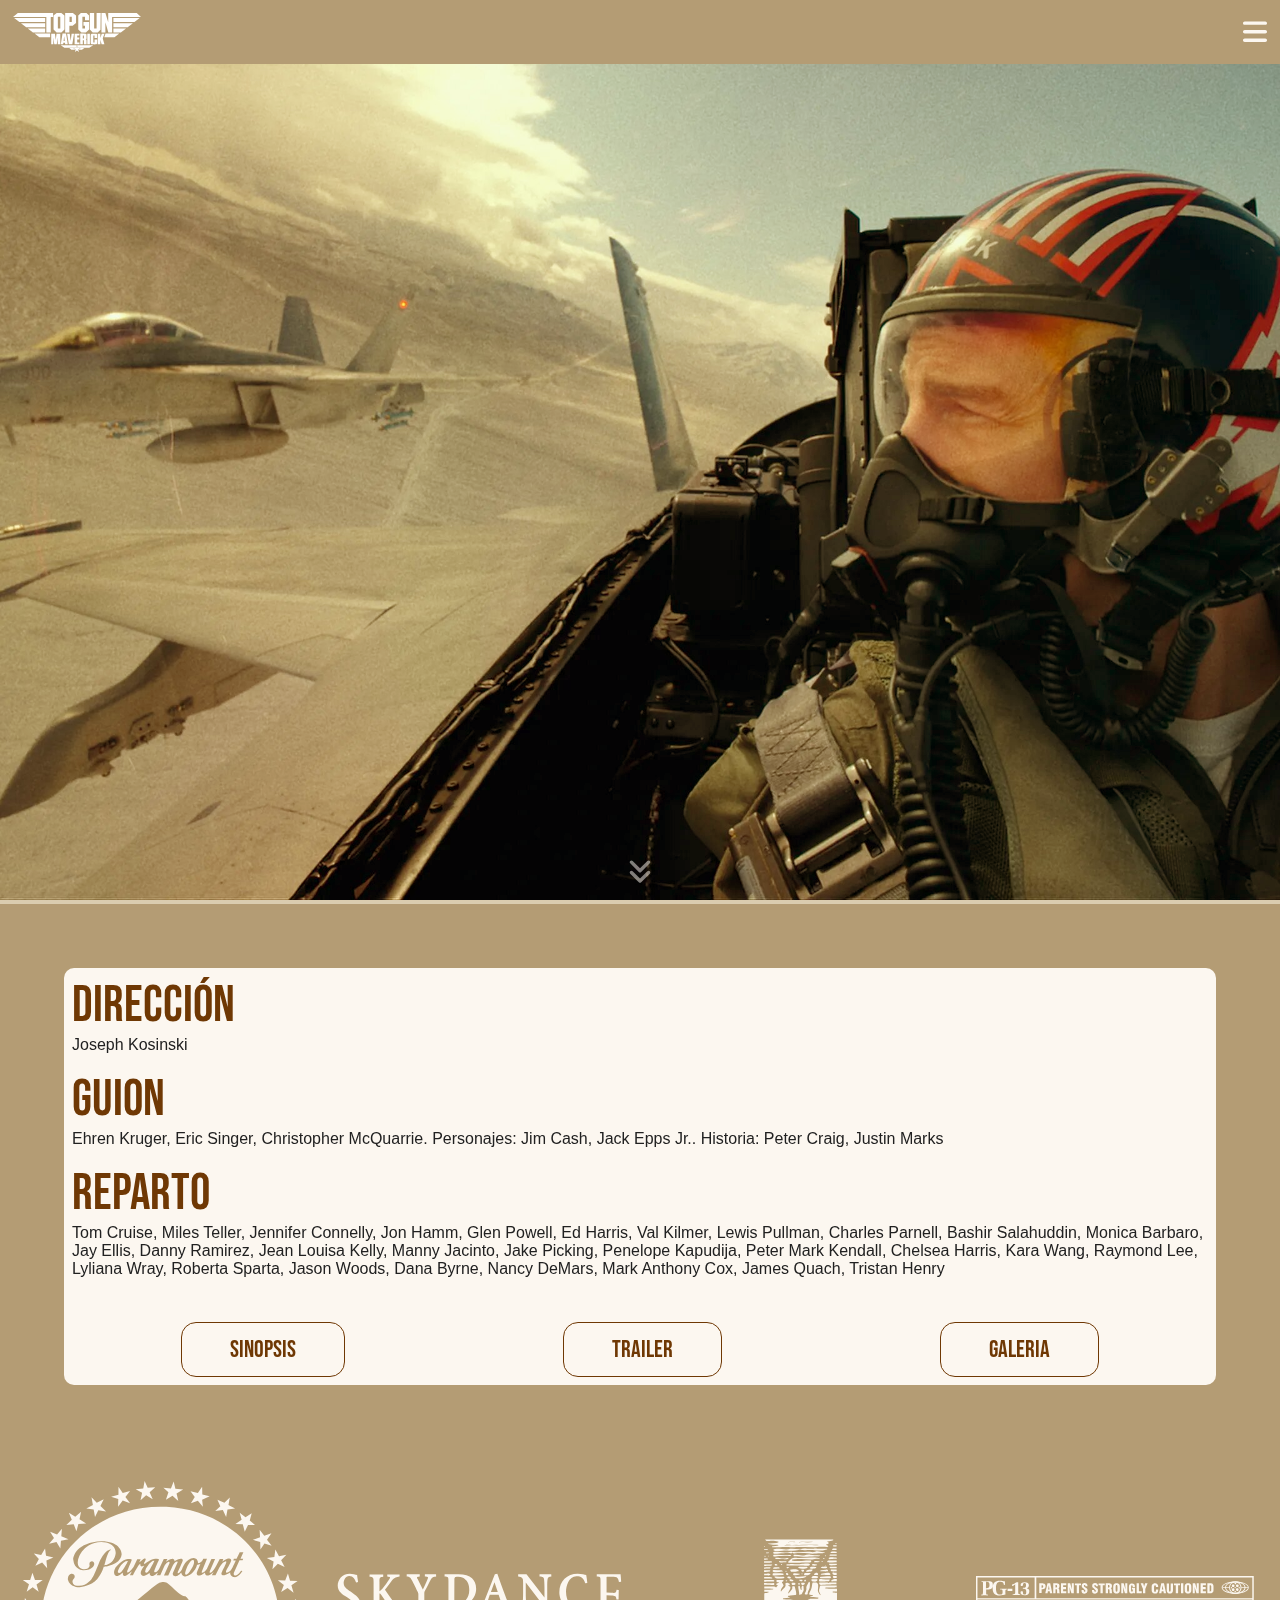
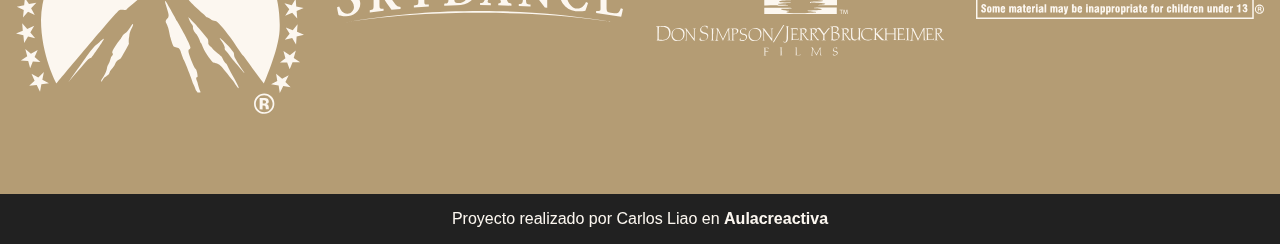
<file: index.html>
<!DOCTYPE html>
<html lang="en">
<head>
    <meta charset="UTF-8">
    <meta http-equiv="X-UA-Compatible" content="IE=edge">
    <meta name="viewport" content="width=device-width, initial-scale=1.0">
    <title>Top Gun: Maverick</title>
    <meta property="og:title" content="Top Gun: Maverick" />
    <meta property="og:type" content="website" />
    <meta property="og:description" 
            content="Después de más de treinta años de servicio como uno de los mejores aviadores de la Armada, Pete 'Mavericks' Mitchel (Tom Cruise) se encuentra donde siempre quiso estar." />
    <meta property="og:url" content="https://carloslt5.github.io/top-gun/" />
    <meta property="og:image" content="img/preview.jpg" />
    <link rel="shortcut icon" href="img/icon/plane-airplane-svgrepo-com.ico" type="image/x-icon">
    <link rel="stylesheet" href="css/style.css">
    <link rel="preconnect" href="https://fonts.googleapis.com">
    <link rel="preconnect" href="https://fonts.gstatic.com" crossorigin>
    <link href="https://fonts.googleapis.com/css2?family=Bebas+Neue&display=swap" rel="stylesheet">
    <script src="https://ajax.googleapis.com/ajax/libs/jquery/3.6.3/jquery.min.js"></script>
</head>
<body>
    <div class="nav_menu">
        <div class="logo">
            <a href="index.html"><img src="img/logo.svg" alt="logo"></a>
        </div>
        <a class="btn-menu" href="#">
            <svg id="open-btn" xmlns="http://www.w3.org/2000/svg" viewBox="0 0 448 512">
                <path
                    d="M0 96C0 78.3 14.3 64 32 64H416c17.7 0 32 14.3 32 32s-14.3 32-32 32H32C14.3 128 0 113.7 0 96zM0 256c0-17.7 14.3-32 32-32H416c17.7 0 32 14.3 32 32s-14.3 32-32 32H32c-17.7 0-32-14.3-32-32zM448 416c0 17.7-14.3 32-32 32H32c-17.7 0-32-14.3-32-32s14.3-32 32-32H416c17.7 0 32 14.3 32 32z" />
            </svg>
        </a>
    </div>
    <div class="menu">
        <a class="btn-menu" href="#">
            <svg id="close-btn" xmlns="http://www.w3.org/2000/svg" viewBox="0 0 320 512">
                <path
                    d="M310.6 150.6c12.5-12.5 12.5-32.8 0-45.3s-32.8-12.5-45.3 0L160 210.7 54.6 105.4c-12.5-12.5-32.8-12.5-45.3 0s-12.5 32.8 0 45.3L114.7 256 9.4 361.4c-12.5 12.5-12.5 32.8 0 45.3s32.8 12.5 45.3 0L160 301.3 265.4 406.6c12.5 12.5 32.8 12.5 45.3 0s12.5-32.8 0-45.3L205.3 256 310.6 150.6z" />
            </svg>
        </a>
        <nav class="nav">
            <ul class="nav_ul">
                <li class="nav_li"><a href="index.html">HOME</a></li>
                <li class="nav_li"><a href="sinopsis.html">SINOPSIS</a></li>
                <li class="nav_li"><a href="trailer.html">TRAILER</a></li>
                <li class="nav_li"><a href="galeria.html">GALERIA</a></li>
                <li class="nav_li wrap_rrss">
                    <a href="https://www.facebook.com/paramountpicturesspain" target="_blank"><img class="rrss"
                            src="img/icon/logo_facebook.svg" alt=""></a>
                    <a href="https://www.instagram.com/paramount_spain/" target="_blank"><img class="rrss"
                            src="img/icon/logo_ig.svg" alt=""></a>
                    <a href="https://twitter.com/paramount_spain" target="_blank"><img class="rrss"
                            src="img/icon/logo_twitter.svg" alt=""></a>
                    <a href="https://www.youtube.com/ParamountPicturesES" target="_blank"><img class="rrss"
                            src="img/icon/logo_youtube.svg" alt=""></a>
                </li>
            </ul>
        </nav>
    </div>
    <div class="header">
        <div class="header_overlay"></div>
        <div class="header_logo">
            <img src="img/logo.svg" alt="">
        </div>
        <a href="#description" class="arrow">
            <svg xmlns="http://www.w3.org/2000/svg" viewBox="0 0 448 512">
                <path
                    d="M246.6 470.6c-12.5 12.5-32.8 12.5-45.3 0l-160-160c-12.5-12.5-12.5-32.8 0-45.3s32.8-12.5 45.3 0L224 402.7 361.4 265.4c12.5-12.5 32.8-12.5 45.3 0s12.5 32.8 0 45.3l-160 160zm160-352l-160 160c-12.5 12.5-32.8 12.5-45.3 0l-160-160c-12.5-12.5-12.5-32.8 0-45.3s32.8-12.5 45.3 0L224 210.7 361.4 73.4c12.5-12.5 32.8-12.5 45.3 0s12.5 32.8 0 45.3z" />
            </svg>
        </a>
    </div>
    <div id="description"></div>
    <main>
        <section>
            <div class="wrap_container">
                <h2>DIRECCIÓN</h2>
                <p>Joseph Kosinski</p>
                <h2>GUION</h2>
                <p>Ehren Kruger, Eric Singer, Christopher McQuarrie. Personajes: Jim Cash, Jack Epps Jr.. Historia:
                    Peter Craig, Justin Marks</p>
                <h2>REPARTO</h2>
                <p>Tom Cruise, Miles Teller, Jennifer Connelly, Jon Hamm, Glen Powell, Ed Harris, Val Kilmer, Lewis
                    Pullman, Charles Parnell, Bashir Salahuddin, Monica Barbaro, Jay Ellis, Danny Ramirez, Jean Louisa
                    Kelly, Manny Jacinto, Jake Picking, Penelope Kapudija, Peter Mark Kendall, Chelsea Harris, Kara
                    Wang, Raymond Lee, Lyliana Wray, Roberta Sparta, Jason Woods, Dana Byrne, Nancy DeMars, Mark Anthony
                    Cox, James Quach, Tristan Henry
                </p>
                <div class="container_btn">
                    <div class="btn">
                        <a href="sinopsis.html">SINOPSIS</a>
                    </div>
                    <div class="btn">
                        <a href="trailer.html">TRAILER</a>
                    </div>
                    <div class="btn">
                        <a href="galeria.html">GALERIA</a>
                    </div>
                </div>
            </div>
            <div class="marquee" id="partners">
                <ul class="marquee_content">
                    <li class="marquee_li"><a href="https://www.paramount.com/" target="_blank"><img
                                src="img/icon/logo1.svg" alt=""></a>
                    </li>
                    <li class="marquee_li"><a href="https://www.paramount.com/" target="_blank"><img
                                src="img/icon/logo2.svg" alt=""></a>
                    </li>
                    <li class="marquee_li"><a href="https://www.paramount.com/" target="_blank"><img
                                src="img/icon/logo3.svg" alt=""></a>
                    </li>
                    <li class="marquee_li"><a href="https://www.paramount.com/" target="_blank"><img
                                src="img/icon/logo4.svg" alt=""></a>
                    </li>

                    <li class="marquee_li"><a href="https://www.paramount.com/" target="_blank"><img
                                src="img/icon/logo1.svg" alt=""></a>
                    </li>
                    <li class="marquee_li"><a href="https://www.paramount.com/" target="_blank"><img
                                src="img/icon/logo2.svg" alt=""></a>
                    </li>
                    <li class="marquee_li"><a href="https://www.paramount.com/" target="_blank"><img
                                src="img/icon/logo3.svg" alt=""></a>
                    </li>
                    <li class="marquee_li"><a href="https://www.paramount.com/" target="_blank"><img
                                src="img/icon/logo4.svg" alt=""></a>
                    </li>
                </ul>
            </div>
        </section>
    </main>
    <footer>
        <h4 class="footer_h4">Proyecto realizado por Carlos Liao en <a href="https://www.aulacreactiva.com/"
                target="_blank">Aulacreactiva</a></h4>
    </footer>
    <script src="js/menu-desplegable.js"></script>
    <script src="js/menu-sticky.js"></script>
</body>
</html>
</file>
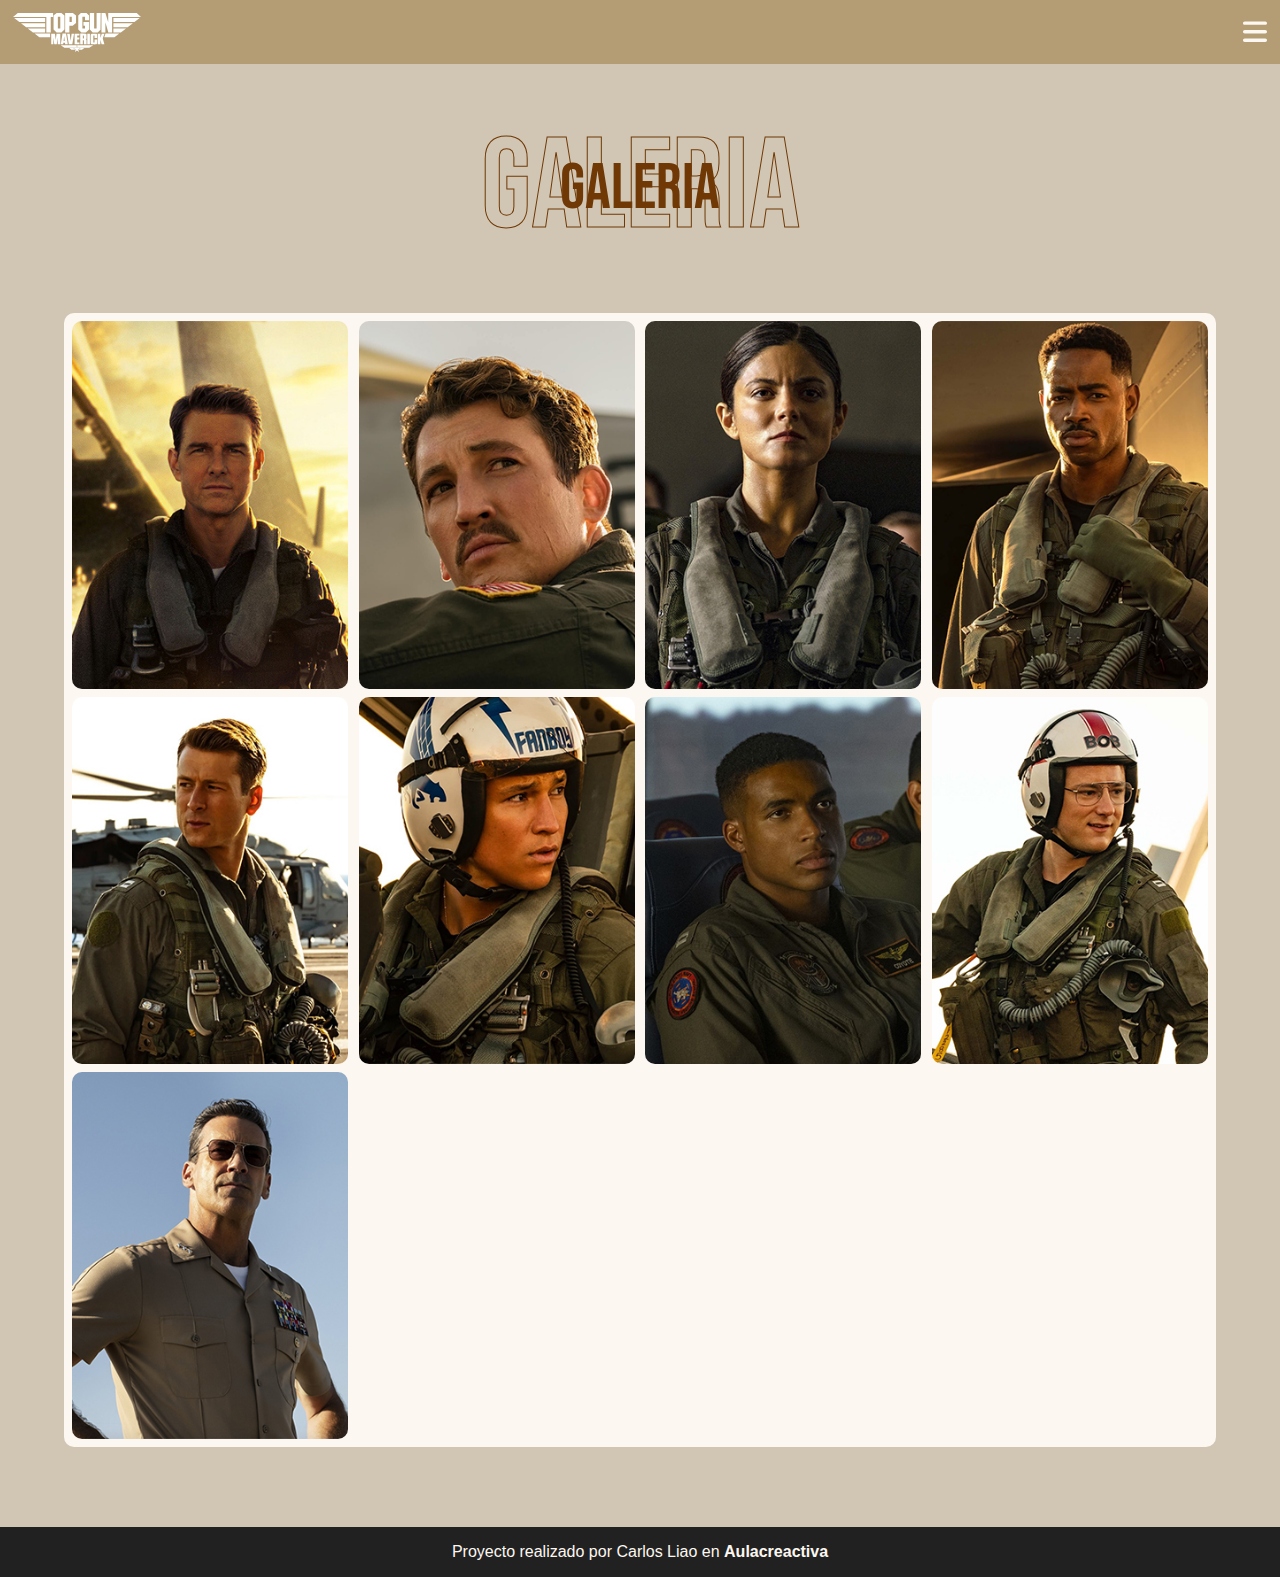
<file: galeria.html>
<!DOCTYPE html>
<html lang="en">

<head>
    <meta charset="UTF-8">
    <meta http-equiv="X-UA-Compatible" content="IE=edge">
    <meta name="viewport" content="width=device-width, initial-scale=1.0">
    <title>Top Gun: Maverick</title>
    <link rel="shortcut icon" href="img/icon/plane-airplane-svgrepo-com.ico" type="image/x-icon">
    <link rel="stylesheet" href="css/style.css">
    <link rel="preconnect" href="https://fonts.googleapis.com">
    <link rel="preconnect" href="https://fonts.gstatic.com" crossorigin>
    <link href="https://fonts.googleapis.com/css2?family=Bebas+Neue&display=swap" rel="stylesheet">
    <script src="https://ajax.googleapis.com/ajax/libs/jquery/3.6.3/jquery.min.js"></script>
</head>

<body>
    <div class="nav_menu">
        <div class="logo">
            <a href="index.html"><img src="img/logo.svg" alt="logo"></a>
        </div>
        <a class="btn-menu" href="#">
            <svg id="open-btn" xmlns="http://www.w3.org/2000/svg"
                viewBox="0 0 448 512">
                <path d="M0 96C0 78.3 14.3 64 32 64H416c17.7 0 32 14.3 32 32s-14.3 32-32 32H32C14.3 128 0 113.7 0 96zM0 256c0-17.7 14.3-32 32-32H416c17.7 0 32 14.3 32 32s-14.3 32-32 32H32c-17.7 0-32-14.3-32-32zM448 416c0 17.7-14.3 32-32 32H32c-17.7 0-32-14.3-32-32s14.3-32 32-32H416c17.7 0 32 14.3 32 32z" />
            </svg>
        </a>
    </div>
    <div class="menu">
        <a class="btn-menu" href="#">
            <svg id="close-btn" xmlns="http://www.w3.org/2000/svg" viewBox="0 0 320 512">
                <path d="M310.6 150.6c12.5-12.5 12.5-32.8 0-45.3s-32.8-12.5-45.3 0L160 210.7 54.6 105.4c-12.5-12.5-32.8-12.5-45.3 0s-12.5 32.8 0 45.3L114.7 256 9.4 361.4c-12.5 12.5-12.5 32.8 0 45.3s32.8 12.5 45.3 0L160 301.3 265.4 406.6c12.5 12.5 32.8 12.5 45.3 0s12.5-32.8 0-45.3L205.3 256 310.6 150.6z"/>
            </svg>
        </a>
        <nav class="nav">
            <ul class="nav_ul">
                <li class="nav_li"><a href="index.html">HOME</a></li>
                <li class="nav_li"><a href="sinopsis.html">SINOPSIS</a></li>
                <li class="nav_li"><a href="trailer.html">TRAILER</a></li>
                <li class="nav_li"><a href="galeria.html">GALERIA</a></li>
                <li class="nav_li wrap_rrss">
                    <a href="https://www.facebook.com/paramountpicturesspain" target="_blank"><img class="rrss" src="img/icon/logo_facebook.svg" alt=""></a>
                    <a href="https://www.instagram.com/paramount_spain/" target="_blank"><img class="rrss" src="img/icon/logo_ig.svg" alt=""></a>
                    <a href="https://twitter.com/paramount_spain" target="_blank"><img class="rrss" src="img/icon/logo_twitter.svg" alt=""></a>
                    <a href="https://www.youtube.com/ParamountPicturesES" target="_blank"><img class="rrss" src="img/icon/logo_youtube.svg" alt=""></a>
                </li>
            </ul>
        </nav>
    </div>
    <main>
        <div class="container_title">
            <p class="container_title_p">GALERIA</p>
            <h1 class="container_title_h1">GALERIA</h1>
        </div>
        <div class="wrap_container">
            <div class="gallery">
                <div class="gallery_photo">
                    <div class="gallery_hover">
                        <h3>MAVERICK</h3>
                        <p>Actor: Tom Cruise</p>
                    </div>
                    <img src="img/gallery/1_maverick.jpg" alt="imagen 2">
                </div>
                <div class="gallery_photo">
                    <div class="gallery_hover">
                        <h3>ROOSTER</h3>
                        <p>Actor: Bradley Bradshaw</p>
                    </div>
                    <img src="img/gallery/2_rooster.jpg" alt="imagen 2">
                </div>
                <div class="gallery_photo">
                    <div class="gallery_hover">
                        <h3>PHOENIX</h3>
                        <p>Actor: Natasha Trace</p>
                    </div>
                    <img src="img/gallery/3_phoenix.jpg" alt="imagen 3">
                </div>
                <div class="gallery_photo">
                    <div class="gallery_hover">
                        <h3>PLAYBACK</h3>
                        <p>Actor: Jay Ellis</p>
                    </div>
                    <img src="img/gallery/4_playback.jpg" alt="imagen 4">
                </div>                
                <div class="gallery_photo">
                    <div class="gallery_hover">
                        <h3>HANGMAN</h3>
                        <p>Actor: Glen Powell</p>
                    </div>
                    <img src="img/gallery/5_hangman.jpg" alt="imagen 5">
                </div>
                <div class="gallery_photo">
                    <div class="gallery_hover">
                        <h3>FANBOY</h3>
                        <p>Actor: Danny Ramirez</p>
                    </div>
                    <img src="img/gallery/6_fanboy.jpg" alt="imagen 6">
                </div>
                <div class="gallery_photo">
                    <div class="gallery_hover">
                        <h3>COYOTE</h3>
                        <p>Actor: reg Tarzan Davis</p>
                    </div>
                    <img src="img/gallery/7_coyote.jpg" alt="imagen 7">
                </div>
                <div class="gallery_photo">
                    <div class="gallery_hover">
                        <h3>BOB</h3>
                        <p>Actor: Lewis Pullman</p>
                    </div>
                    <img src="img/gallery/8_bob.jpg" alt="imagen 8">
                </div>
                <div class="gallery_photo">
                    <div class="gallery_hover">
                        <h3>CYCLONE</h3>
                        <p>Actor: Jon Hamm</p>
                    </div>
                    <img src="img/gallery/9_cyclone.jpg" alt="imagen 9">
                </div>
            </div>
        </div>
        <footer>
            <h4 class="footer_h4">Proyecto realizado por Carlos Liao en  <a href="https://www.aulacreactiva.com/" target="_blank">Aulacreactiva</a></h4>
        </footer>


    <script src="js/menu-desplegable.js"></script>
    <script src="js/menu-sticky.js"></script>
</body>

</html>
</file>
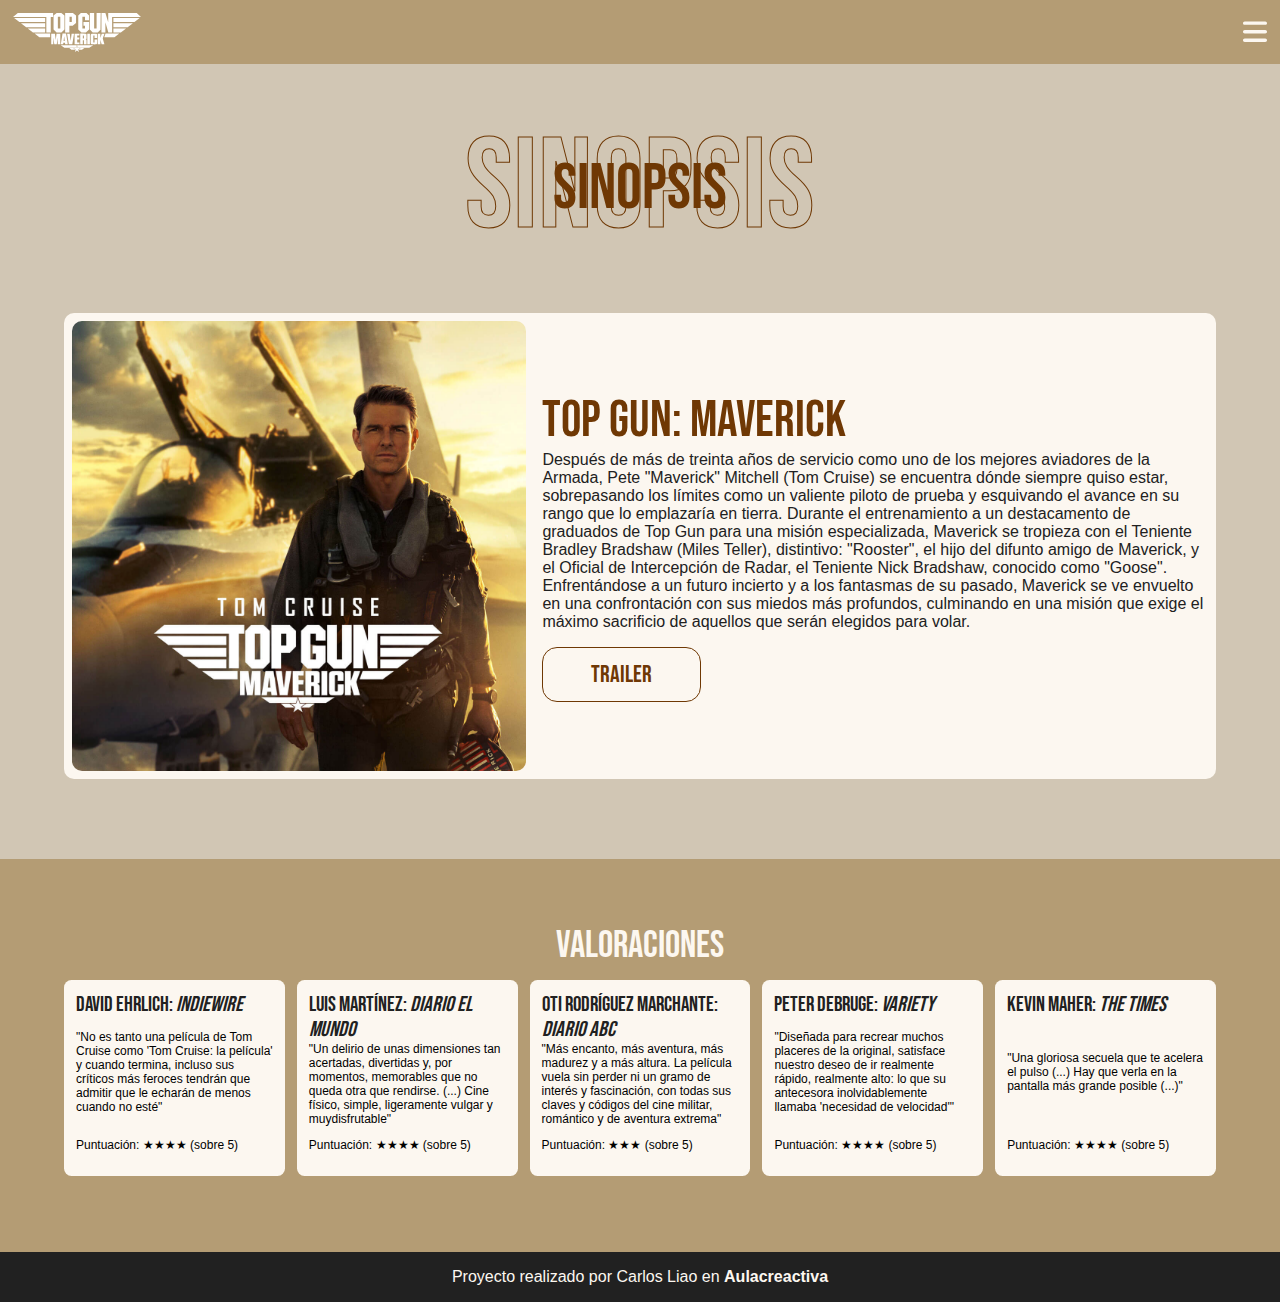
<file: sinopsis.html>
<!DOCTYPE html>
<html lang="en">

<head>
    <meta charset="UTF-8">
    <meta http-equiv="X-UA-Compatible" content="IE=edge">
    <meta name="viewport" content="width=device-width, initial-scale=1.0">
    <title>Top Gun: Maverick</title>
    <link rel="shortcut icon" href="img/icon/plane-airplane-svgrepo-com.ico" type="image/x-icon">
    <link rel="stylesheet" href="css/style.css">
    <link rel="preconnect" href="https://fonts.googleapis.com">
    <link rel="preconnect" href="https://fonts.gstatic.com" crossorigin>
    <link href="https://fonts.googleapis.com/css2?family=Bebas+Neue&display=swap" rel="stylesheet">
    <script src="https://ajax.googleapis.com/ajax/libs/jquery/3.6.3/jquery.min.js"></script>

</head>

<body>
    <div class="nav_menu">
        <div class="logo">
            <a href="index.html"><img src="img/logo.svg" alt="logo"></a>
        </div>
        <a class="btn-menu" href="#">
            <svg id="open-btn" xmlns="http://www.w3.org/2000/svg" viewBox="0 0 448 512">
                <path
                    d="M0 96C0 78.3 14.3 64 32 64H416c17.7 0 32 14.3 32 32s-14.3 32-32 32H32C14.3 128 0 113.7 0 96zM0 256c0-17.7 14.3-32 32-32H416c17.7 0 32 14.3 32 32s-14.3 32-32 32H32c-17.7 0-32-14.3-32-32zM448 416c0 17.7-14.3 32-32 32H32c-17.7 0-32-14.3-32-32s14.3-32 32-32H416c17.7 0 32 14.3 32 32z" />
            </svg>
        </a>
    </div>
    <div class="menu">
        <a class="btn-menu" href="#">
            <svg id="close-btn" xmlns="http://www.w3.org/2000/svg" viewBox="0 0 320 512">
                <path
                    d="M310.6 150.6c12.5-12.5 12.5-32.8 0-45.3s-32.8-12.5-45.3 0L160 210.7 54.6 105.4c-12.5-12.5-32.8-12.5-45.3 0s-12.5 32.8 0 45.3L114.7 256 9.4 361.4c-12.5 12.5-12.5 32.8 0 45.3s32.8 12.5 45.3 0L160 301.3 265.4 406.6c12.5 12.5 32.8 12.5 45.3 0s12.5-32.8 0-45.3L205.3 256 310.6 150.6z" />
            </svg>
        </a>
        <nav class="nav">
            <ul class="nav_ul">
                <li class="nav_li"><a href="index.html">HOME</a></li>
                <li class="nav_li"><a href="sinopsis.html">SINOPSIS</a></li>
                <li class="nav_li"><a href="trailer.html">TRAILER</a></li>
                <li class="nav_li"><a href="galeria.html">GALERIA</a></li>
                <li class="nav_li wrap_rrss">
                    <a href="https://www.facebook.com/paramountpicturesspain" target="_blank"><img class="rrss" src="img/icon/logo_facebook.svg" alt=""></a>
                    <a href="https://www.instagram.com/paramount_spain/" target="_blank"><img class="rrss" src="img/icon/logo_ig.svg" alt=""></a>
                    <a href="https://twitter.com/paramount_spain" target="_blank"><img class="rrss" src="img/icon/logo_twitter.svg" alt=""></a>
                    <a href="https://www.youtube.com/ParamountPicturesES" target="_blank"><img class="rrss" src="img/icon/logo_youtube.svg" alt=""></a>
                </li>
            </ul>
        </nav>
    </div>

    <div class="container_title">
        <p class="container_title_p">SINOPSIS</p>
        <h1 class="container_title_h1">SINOPSIS</h1>
    </div>
    <div class="wrap_container">
        <div class="container_sinopsis">
            <div class="container_sinopsis_photo">
                    <img src="img/photo_sinopsis.jpg" alt="">
            </div>
            <div class="container_sinopsis_text">
                <h2>TOP GUN: MAVERICK</h2>
                <p>Después de más de treinta años de servicio como uno de los mejores aviadores de la Armada, Pete
                    "Maverick" Mitchell (Tom Cruise) se encuentra dónde siempre quiso estar, sobrepasando los límites
                    como un valiente piloto de prueba y esquivando el avance en su rango que lo emplazaría en tierra.
                    Durante el entrenamiento a un destacamento de graduados de Top Gun para una misión especializada,
                    Maverick se tropieza con el Teniente Bradley Bradshaw (Miles Teller), distintivo: "Rooster", el hijo
                    del difunto amigo de Maverick, y el Oficial de Intercepción de Radar, el Teniente Nick Bradshaw,
                    conocido como "Goose". Enfrentándose a un futuro incierto y a los fantasmas de su pasado, Maverick
                    se ve envuelto en una confrontación con sus miedos más profundos, culminando en una misión que exige
                    el máximo sacrificio de aquellos que serán elegidos para volar.</p>
                <div class="btn">
                    <a href="trailer.html">TRAILER</a>
                </div>

            </div>
        </div>
    </div>

    <div class="lightbox">
        <button id="lightbox_close">
            <svg xmlns="http://www.w3.org/2000/svg" viewBox="0 0 320 512">
                <path d="M310.6 150.6c12.5-12.5 12.5-32.8 0-45.3s-32.8-12.5-45.3 0L160 210.7 54.6 105.4c-12.5-12.5-32.8-12.5-45.3 0s-12.5 32.8 0 45.3L114.7 256 9.4 361.4c-12.5 12.5-12.5 32.8 0 45.3s32.8 12.5 45.3 0L160 301.3 265.4 406.6c12.5 12.5 32.8 12.5 45.3 0s12.5-32.8 0-45.3L205.3 256 310.6 150.6z"/>
            </svg>
        </button>
        <img src="img/photo_sinopsis.jpg" alt="Imagen 1" class="grande" loading="lazy">
    </div>

    <section>
        <div class="rating">
            <h3>VALORACIONES</h3>
            <div class="rating_wrap">
                <div class="rating_block">
                    <div class="rating_name">
                        <h4>David Ehrlich: <em>IndieWire</em> </h4>
                    </div>
                    <p>"No es tanto una película de Tom Cruise como 'Tom Cruise: la película' y cuando termina,
                        incluso sus críticos más feroces tendrán que admitir que le echarán de menos cuando no esté"
                    </p>
                    <p> Puntuación: ★★★★ (sobre 5)</p>
                </div>
                <div class="rating_block">
                    <div class="rating_name">
                        <h4>Luis Martínez: <em>Diario El Mundo</em> </h4>
                    </div>
                    <p> "Un delirio de unas dimensiones tan acertadas, divertidas y, por momentos,
                        memorables que no queda otra que rendirse. (...) Cine físico, simple, ligeramente vulgar y
                        muydisfrutable"</p>
                    <p> Puntuación: ★★★★ (sobre 5)</p>
                </div>
                <div class="rating_block">
                    <div class="rating_name">
                        <h4>Oti Rodríguez Marchante: <em>Diario ABC</em></h4>
                    </div>
                    <p> "Más encanto, más aventura, más madurez y a más altura. La película vuela sin perder ni un
                        gramo de interés y fascinación, con todas sus claves y códigos del cine militar, romántico y
                        de aventura extrema"</p>
                    <p> Puntuación: ★★★ (sobre 5)</p>
                </div>
                <div class="rating_block">
                    <div class="rating_name">
                        <h4>Peter Debruge: <em>Variety</em></h4>
                    </div>
                    <p>"Diseñada para recrear muchos placeres de la original, satisface nuestro deseo de ir
                        realmente rápido, realmente alto: lo que su antecesora inolvidablemente llamaba 'necesidad
                        de velocidad'"</p>
                    <p> Puntuación: ★★★★ (sobre 5)</p>
                </div>
                <div class="rating_block">
                    <div class="rating_name">
                        <h4>Kevin Maher: <em>The Times</em></h4>
                    </div>
                    <p> "Una gloriosa secuela que te acelera el pulso (...) Hay que verla en la pantalla más grande
                        posible (...)"</p>
                    <p> Puntuación: ★★★★ (sobre 5)</p>
                </div>
            </div>
        </div>
        </div>
    </section>
    </main>
    <footer>
        <h4 class="footer_h4">Proyecto realizado por Carlos Liao en  <a href="https://www.aulacreactiva.com/" target="_blank">Aulacreactiva</a></h4>
    </footer>
    <script src="js/menu-desplegable.js"></script>
    <script defer src="js/lightbox.js"></script>
    <script src="js/menu-sticky.js"></script>
</body>

</html>
</file>
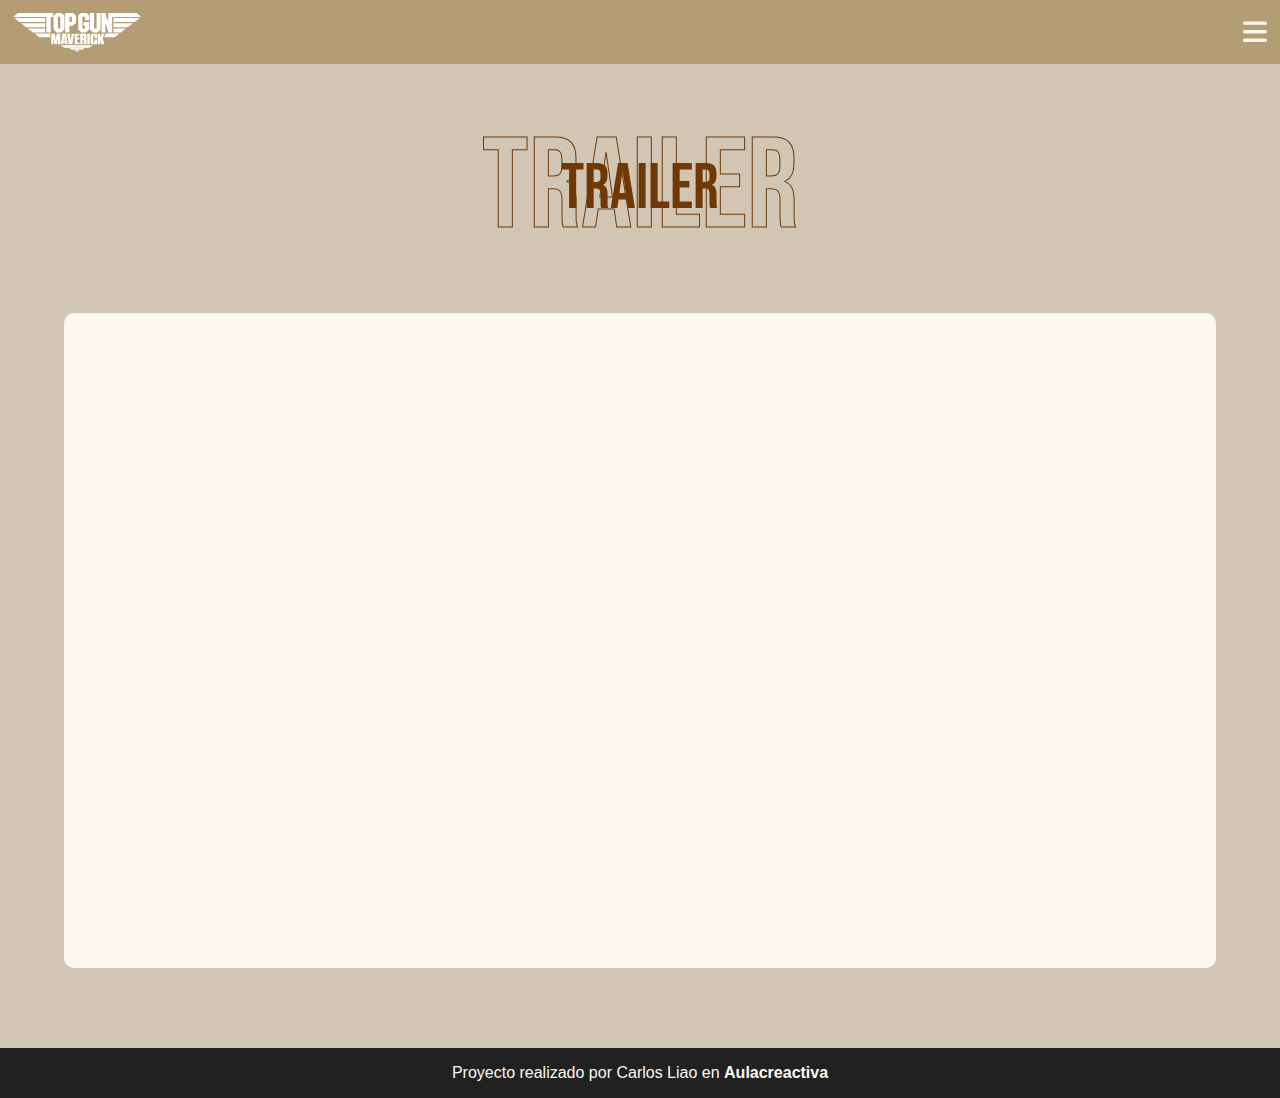
<file: trailer.html>
<!DOCTYPE html>
<html lang="en">

<head>
    <meta charset="UTF-8">
    <meta http-equiv="X-UA-Compatible" content="IE=edge">
    <meta name="viewport" content="width=device-width, initial-scale=1.0">
    <title>Top Gun: Maverick</title>
    <link rel="shortcut icon" href="img/icon/plane-airplane-svgrepo-com.ico" type="image/x-icon">
    <link rel="stylesheet" href="css/style.css">
    <link rel="preconnect" href="https://fonts.googleapis.com">
    <link rel="preconnect" href="https://fonts.gstatic.com" crossorigin>
    <link href="https://fonts.googleapis.com/css2?family=Bebas+Neue&display=swap" rel="stylesheet">
    <script src="https://ajax.googleapis.com/ajax/libs/jquery/3.6.3/jquery.min.js"></script>
</head>

<body>
    <div class="nav_menu">
        <div class="logo">
            <a href="index.html"><img src="img/logo.svg" alt="logo"></a>
        </div>
        <a class="btn-menu" href="#">
            <svg id="open-btn" xmlns="http://www.w3.org/2000/svg" viewBox="0 0 448 512">
                <path
                    d="M0 96C0 78.3 14.3 64 32 64H416c17.7 0 32 14.3 32 32s-14.3 32-32 32H32C14.3 128 0 113.7 0 96zM0 256c0-17.7 14.3-32 32-32H416c17.7 0 32 14.3 32 32s-14.3 32-32 32H32c-17.7 0-32-14.3-32-32zM448 416c0 17.7-14.3 32-32 32H32c-17.7 0-32-14.3-32-32s14.3-32 32-32H416c17.7 0 32 14.3 32 32z" />
            </svg>
        </a>
    </div>
    <div class="menu">
        <a class="btn-menu" href="#">
            <svg id="close-btn" xmlns="http://www.w3.org/2000/svg" viewBox="0 0 320 512">
                <path
                    d="M310.6 150.6c12.5-12.5 12.5-32.8 0-45.3s-32.8-12.5-45.3 0L160 210.7 54.6 105.4c-12.5-12.5-32.8-12.5-45.3 0s-12.5 32.8 0 45.3L114.7 256 9.4 361.4c-12.5 12.5-12.5 32.8 0 45.3s32.8 12.5 45.3 0L160 301.3 265.4 406.6c12.5 12.5 32.8 12.5 45.3 0s12.5-32.8 0-45.3L205.3 256 310.6 150.6z" />
            </svg>
        </a>
        <nav class="nav">
            <ul class="nav_ul">
                <li class="nav_li"><a href="index.html">HOME</a></li>
                <li class="nav_li"><a href="sinopsis.html">SINOPSIS</a></li>
                <li class="nav_li"><a href="trailer.html">TRAILER</a></li>
                <li class="nav_li"><a href="galeria.html">GALERIA</a></li>
                <li class="nav_li wrap_rrss">
                    <a href="https://www.facebook.com/paramountpicturesspain" target="_blank"><img class="rrss" src="img/icon/logo_facebook.svg" alt=""></a>
                    <a href="https://www.instagram.com/paramount_spain/" target="_blank"><img class="rrss" src="img/icon/logo_ig.svg" alt=""></a>
                    <a href="https://twitter.com/paramount_spain" target="_blank"><img class="rrss" src="img/icon/logo_twitter.svg" alt=""></a>
                    <a href="https://www.youtube.com/ParamountPicturesES" target="_blank"><img class="rrss" src="img/icon/logo_youtube.svg" alt=""></a>
                </li>
            </ul>
        </nav>
    </div>
    <main>
        <div class="container_title">
            <p class="container_title_p">TRAILER</p>
            <h1 class="container_title_h1">TRAILER</h1>
        </div>
        <div class="wrap_container">
            <div class="video_container">
                <div class='embed-container'>
                    <iframe src='https://www.youtube.com/embed/zmFdhZ6gyUM' frameborder='0' allowfullscreen></iframe>
                </div>
            </div>
        </div>
    </main>
    <footer>
        <h4 class="footer_h4">Proyecto realizado por Carlos Liao en  <a href="https://www.aulacreactiva.com/" target="_blank">Aulacreactiva</a></h4>
    </footer>


    <script src="js/menu-desplegable.js"></script>
    <script src="js/menu-sticky.js"></script>
</body>

</html>
</file>
<file: css/style.css>
@charset "UTF-8";
*, *:before, *:after {
  box-sizing: border-box;
}

/* Reseteamos los margin y paddings de todas las etiquetas */
*, *::before, *::after {
  margin: 0;
  padding: 0;
  border: 0;
  box-sizing: border-box;
  vertical-align: baseline;
}

html {
  scroll-behavior: smooth;
}

html, body, div, span, object, iframe, figure, h1, h2, h3, h4, h5, h6, p, blockquote, pre, a, code, img, small, strike, sub, sup, tt, b, u, i, ol, ul, li, fieldset, form, label, table, caption, tbody, tfoot, thead, tr, th, td, main, canvas, embed, footer, header, nav, section, video {
  margin: 0;
  padding: 0;
  border: 0;
  font-size: 100%;
  font: inherit;
  vertical-align: baseline;
  text-rendering: optimizeLegibility;
  -webkit-font-smoothing: antialiased;
  text-size-adjust: none;
}

footer, header, nav, section, main {
  display: block;
}

/* Evitamos problemas con las imagenes */
img, picture, video, iframe, figure {
  max-width: 100%;
  width: 100%;
  display: block;
  object-fit: cover;
}

/* Evitamos problemas con los SVG */
svg {
  width: 100%;
  display: block;
  fill: currentColor;
}

/* Quitamos los puntos de los <li> */
li {
  list-style-type: none;
}

ol, ul {
  list-style: none;
}

blockquote, q {
  quotes: none;
}

/* Evitamos problemas con los pseudoelementos de quotes */
blockquote:before, blockquote:after, q:before, q:after {
  content: "";
  content: none;
}

/* Reseteamos las tablas */
table, tr, td {
  border-collapse: collapse;
  border-spacing: 0;
}

input {
  -webkit-appearance: none;
  border-radius: 0;
}

/* Configuramos la tipografía para toda la web */
body {
  min-height: 100vh;
  font-size: 100%;
}

html {
  font-size: 100%;
}

body {
  font-family: sans-serif;
  font-weight: 400;
}

p {
  margin-top: 0;
  margin-bottom: 1em;
}

h1, h2, h3, h4, h5 {
  margin: 0;
  font-family: "Bebas Neue", sans-serif;
  font-weight: 400;
  color: #6f3804;
}

h1 {
  margin-top: 0;
  font-size: 4.209em;
}

h2 {
  font-size: 3.157em;
}

h3 {
  font-size: 2.369em;
}

h4 {
  font-size: 1.777em;
}

h5 {
  font-size: 1.333em;
}

small .text_small {
  font-size: 0.75em;
}

.nav_menu {
  align-items: center;
  background-color: #b49c74;
  display: flex;
  flex-flow: row nowrap;
  justify-content: space-between;
  padding: 0.8em;
  top: 0;
  width: 100%;
  z-index: 2;
}

.fixed {
  position: sticky;
}

#open-btn {
  color: #fcf7f0;
  fill: #fcf7f0;
  width: 1.5em;
}

#close-btn {
  color: #fcf7f0;
  fill: #fcf7f0;
  position: absolute;
  right: 0.7em;
  top: 0.7em;
  width: 1.5em;
}

.logo {
  width: 8em;
}

.menu {
  background-color: #b49c74;
  height: 100%;
  overflow: hidden;
  position: absolute;
  right: 0;
  top: 0;
  transition: all 0.5s ease-in-out;
  width: 0%;
  z-index: 2;
}

.desplegable {
  width: 100%;
}

.nav {
  height: 100%;
  padding: 4em;
}
.nav_ul {
  align-items: center;
  display: flex;
  flex-flow: column nowrap;
  height: 100%;
  justify-content: space-evenly;
  list-style-type: none;
  margin: 0;
  padding: 0;
}
.nav_li a {
  color: #fcf7f0;
  font-family: "Bebas Neue", cursive;
  font-size: 2em;
  text-decoration: none;
}
.nav_li a:hover {
  text-decoration: underline;
}

.wrap_rrss {
  align-items: center;
  display: flex;
  flex-flow: row nowrap;
  justify-content: space-between;
}

.rrss {
  margin: 0.5em;
  transform: scale(1);
  transition: all ease 0.5s;
  width: 1em;
}
.rrss:hover {
  transform: scale(1.1);
}

.header {
  align-items: center;
  background-attachment: fixed;
  background-image: url(../img/header.jpg);
  background-position: center bottom;
  background-repeat: no-repeat;
  background-size: cover;
  display: flex;
  flex-flow: column wrap;
  height: calc(100vh - 60px);
  justify-content: space-around;
  overflow: hidden;
}
.header_overlay {
  background-color: #b49c74;
  height: 100%;
  mix-blend-mode: soft-light;
  width: 100%;
}
.header_logo {
  animation: logoin 1s;
  animation-delay: 0.3s;
  animation-fill-mode: forwards;
  opacity: 0;
  position: absolute;
  width: 30%;
}

@keyframes logoin {
  0% {
    opacity: 0;
    transform: scale(1.4);
  }
  100% {
    opacity: 1;
    transform: scale(1);
  }
}
.arrow {
  bottom: 1em;
  opacity: 0.5;
  position: absolute;
  transition: all 0.5s ease;
  width: 1.5em;
}
.arrow:hover {
  opacity: 1;
  transform: translateY(-0.5em);
}
.arrow svg {
  fill: #fcf7f0;
}

.container_btn {
  align-items: center;
  display: flex;
  flex-flow: row wrap;
  justify-content: space-around;
  margin-top: 2em;
}

.marquee {
  height: auto;
  margin: auto;
  overflow: hidden;
  width: 100%;
}
.marquee_content {
  animation: scroll 20s linear infinite;
  display: flex;
  height: 100%;
  list-style-type: none;
  margin: 0;
  padding: 0;
}
.marquee_li {
  align-items: center;
  display: flex;
  flex-shrink: 0;
  justify-content: center;
  padding: 1em;
  white-space: none;
  width: 25vw;
}

@keyframes scroll {
  0% {
    transform: translateX(0vw);
  }
  100% {
    transform: translateX(-100vw);
  }
}
@media screen and (max-width: 768px) {
  .header_logo {
    width: 70%;
  }
  .marquee_li {
    width: 50vw;
  }
  @keyframes scroll {
    0% {
      transform: translateX(0vw);
    }
    100% {
      transform: translateX(-200vw);
    }
  }
}
@media screen and (max-width: 425px) {
  .header {
    background-position: 80%;
  }
  .header_logo {
    bottom: 8em;
  }
}
.container_sinopsis {
  align-items: center;
  display: flex;
  flex-direction: row;
  gap: 1em;
  justify-content: space-between;
}
.container_sinopsis_photo {
  border-radius: 0.625em;
  overflow: hidden;
  width: 40%;
  height: 50vh;
}
.container_sinopsis_photo img {
  cursor: pointer;
  height: 100%;
  object-fit: cover;
  transform: scale(1);
  transition: all 0.5s ease;
}
.container_sinopsis_photo img:hover {
  transform: scale(1.1);
}
.container_sinopsis_text {
  flex: 1;
}

.lightbox {
  align-items: center;
  background: rgba(255, 255, 255, 0.8);
  display: flex;
  flex-flow: column nowrap;
  height: 100%;
  justify-content: center;
  left: 0;
  opacity: 0;
  pointer-events: none;
  position: fixed;
  top: 0;
  transform: scale(1.1);
  transition: all 0.5s ease;
  width: 100%;
  z-index: 2;
}

.lightbox.activo {
  opacity: 1;
  pointer-events: auto;
  transform: scale(1);
}

.lightbox .grande {
  height: 80vh;
  transition: all 0.5s ease;
  width: 80vw;
}

.lightbox img {
  object-fit: contain;
}

#lightbox_close {
  background: none;
  border: none;
  cursor: pointer;
  margin-bottom: 1em;
  transform: scale(1);
  transition: all 0.5s ease;
  width: 1em;
}
#lightbox_close:hover {
  transform: scale(1.2);
}
#lightbox_close svg {
  fill: #212121;
}

.rating {
  display: flex;
  flex-direction: column;
  margin: auto;
  width: 90%;
}
.rating_wrap {
  display: flex;
  flex-direction: row;
  font-size: 0.75em;
  gap: 1em;
  overflow-x: auto;
  padding: 1em 0;
}
.rating_block {
  background-color: #fcf7f0;
  border-radius: 0.625em;
  display: flex;
  flex-flow: column nowrap;
  justify-content: space-between;
  max-width: 30em;
  min-width: 18em;
  padding: 1em;
  width: 30%;
}
.rating h3 {
  color: #fcf7f0;
  text-align: center;
}
.rating h4 {
  color: #212121;
}

@media screen and (max-width: 768px) {
  .container_sinopsis {
    flex-direction: column;
  }
  .container_sinopsis_photo {
    width: 100%;
  }
}
.video_container {
  border-radius: 0.625em;
  overflow: hidden;
}

.embed-container {
  height: auto;
  max-width: 100%;
  overflow: hidden;
  padding-bottom: 56.25%;
  position: relative;
}

.embed-container iframe,
.embed-container object,
.embed-container embed {
  height: 100%;
  left: 0;
  position: absolute;
  top: 0;
  width: 100%;
}

.gallery {
  align-items: center;
  display: flex;
  flex-flow: row wrap;
  justify-content: space-between;
  row-gap: 0.5em;
}
.gallery_photo {
  border-radius: 0.625em;
  overflow: hidden;
  width: calc(25% - 0.5em);
  position: relative;
}
.gallery_photo h3 {
  font-family: "Bebas Neue", cursive;
  color: #fcf7f0;
}
.gallery_hover {
  background: linear-gradient(0deg, rgba(241, 186, 76, 0.519) 0%, rgba(255, 255, 255, 0) 100%);
  bottom: 0px;
  color: #fcf7f0;
  display: flex;
  flex-direction: column;
  justify-content: flex-end;
  opacity: 0;
  padding: 0.5em;
  position: absolute;
  transition: all 0.5s ease;
  width: 100%;
  height: 100%;
}

.gallery_photo:hover .gallery_hover {
  opacity: 1;
}

@media screen and (max-width: 768px) {
  .gallery_photo {
    width: calc(50% - 0.2em);
  }
  .gallery_hover {
    opacity: 1;
  }
}
@media screen and (max-width: 425px) {
  .gallery_photo {
    width: 100%;
  }
}
footer {
  background-color: #212121;
  color: #fcf7f0;
  padding: 1em;
  text-align: center;
}

.footer_h4 {
  font-weight: 100;
  margin: 0;
  font-family: sans-serif;
  font-size: 1em;
  color: #fcf7f0;
}
.footer_h4 a {
  text-decoration: none;
  font-weight: bold;
  color: #fcf7f0;
}

body {
  background-color: #d1c6b4;
}

section {
  background-color: #b49c74;
  padding: 4em 0;
}

.wrap_container {
  background-color: #fcf7f0;
  border-radius: 0.625em;
  color: #212121;
  margin: auto;
  margin-bottom: 5em;
  max-width: 112.5em;
  padding: 0.5em;
  text-align: left;
  width: 90%;
}

/* titulos */
.container_title {
  align-items: center;
  display: flex;
  flex-flow: column nowrap;
  justify-content: center;
  margin: 3em auto;
  text-align: center;
  width: 90%;
}
.container_title_h1 {
  color: #6f3804;
  font-family: "Bebas Neue", cursive;
  font-size: 4em;
  margin: 0;
  position: absolute;
}
.container_title_p {
  color: transparent;
  font-family: "Bebas Neue", cursive;
  font-size: 8em;
  margin: 0;
  position: relative;
  -webkit-text-stroke: 1px #6f3804;
}

@media screen and (max-width: 350px) {
  .container_title_h1 {
    font-size: 3em;
  }
  .container_title_p {
    font-size: 6em;
  }
}
.btn a {
  border: 1px solid #6f3804;
  border-radius: 0.625em;
  color: #6f3804;
  display: block;
  font-family: "Bebas Neue", cursive;
  font-size: 1.5em;
  margin-top: 0.5em;
  padding: 0.5em 2em;
  text-decoration: none;
  transition: all ease 0.5s;
  width: min-content;
}
.btn a:hover {
  background-color: #6f3804;
  color: #fcf7f0;
}

/*# sourceMappingURL=style.css.map */
</file>
